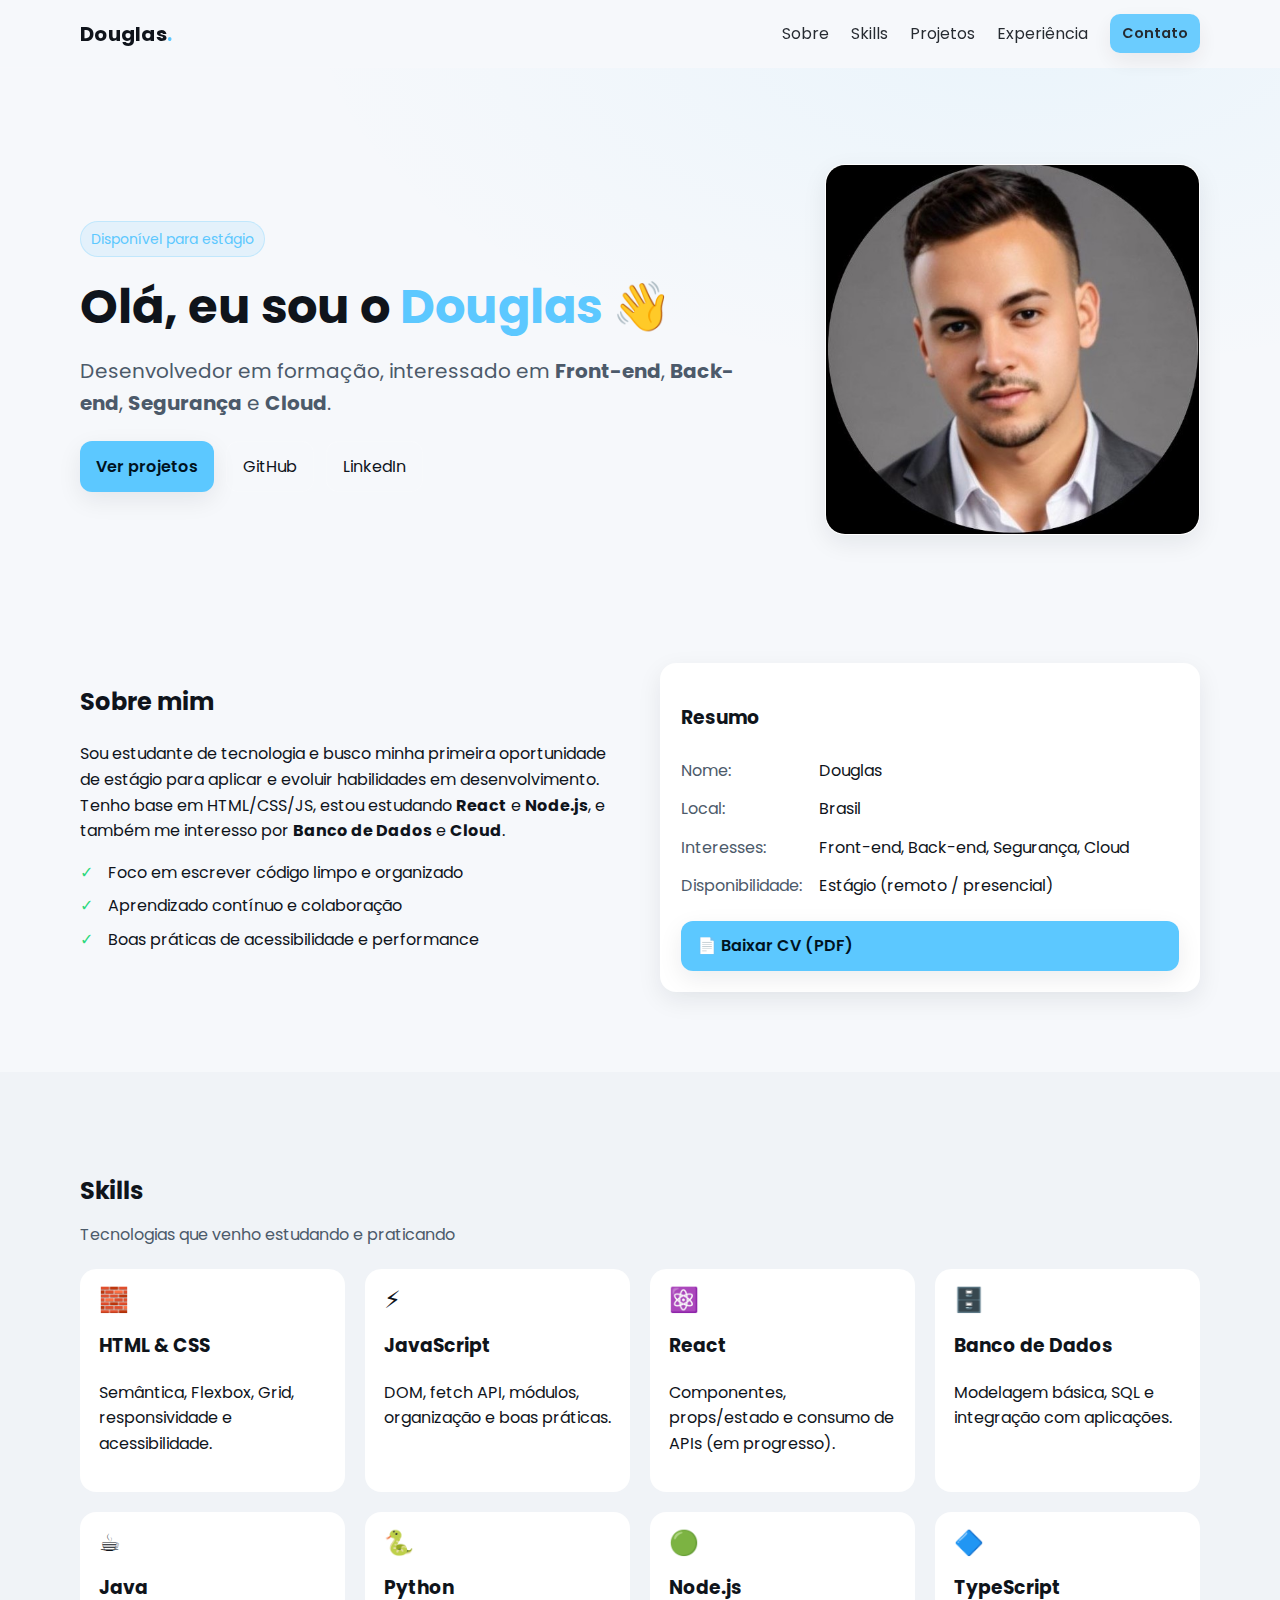
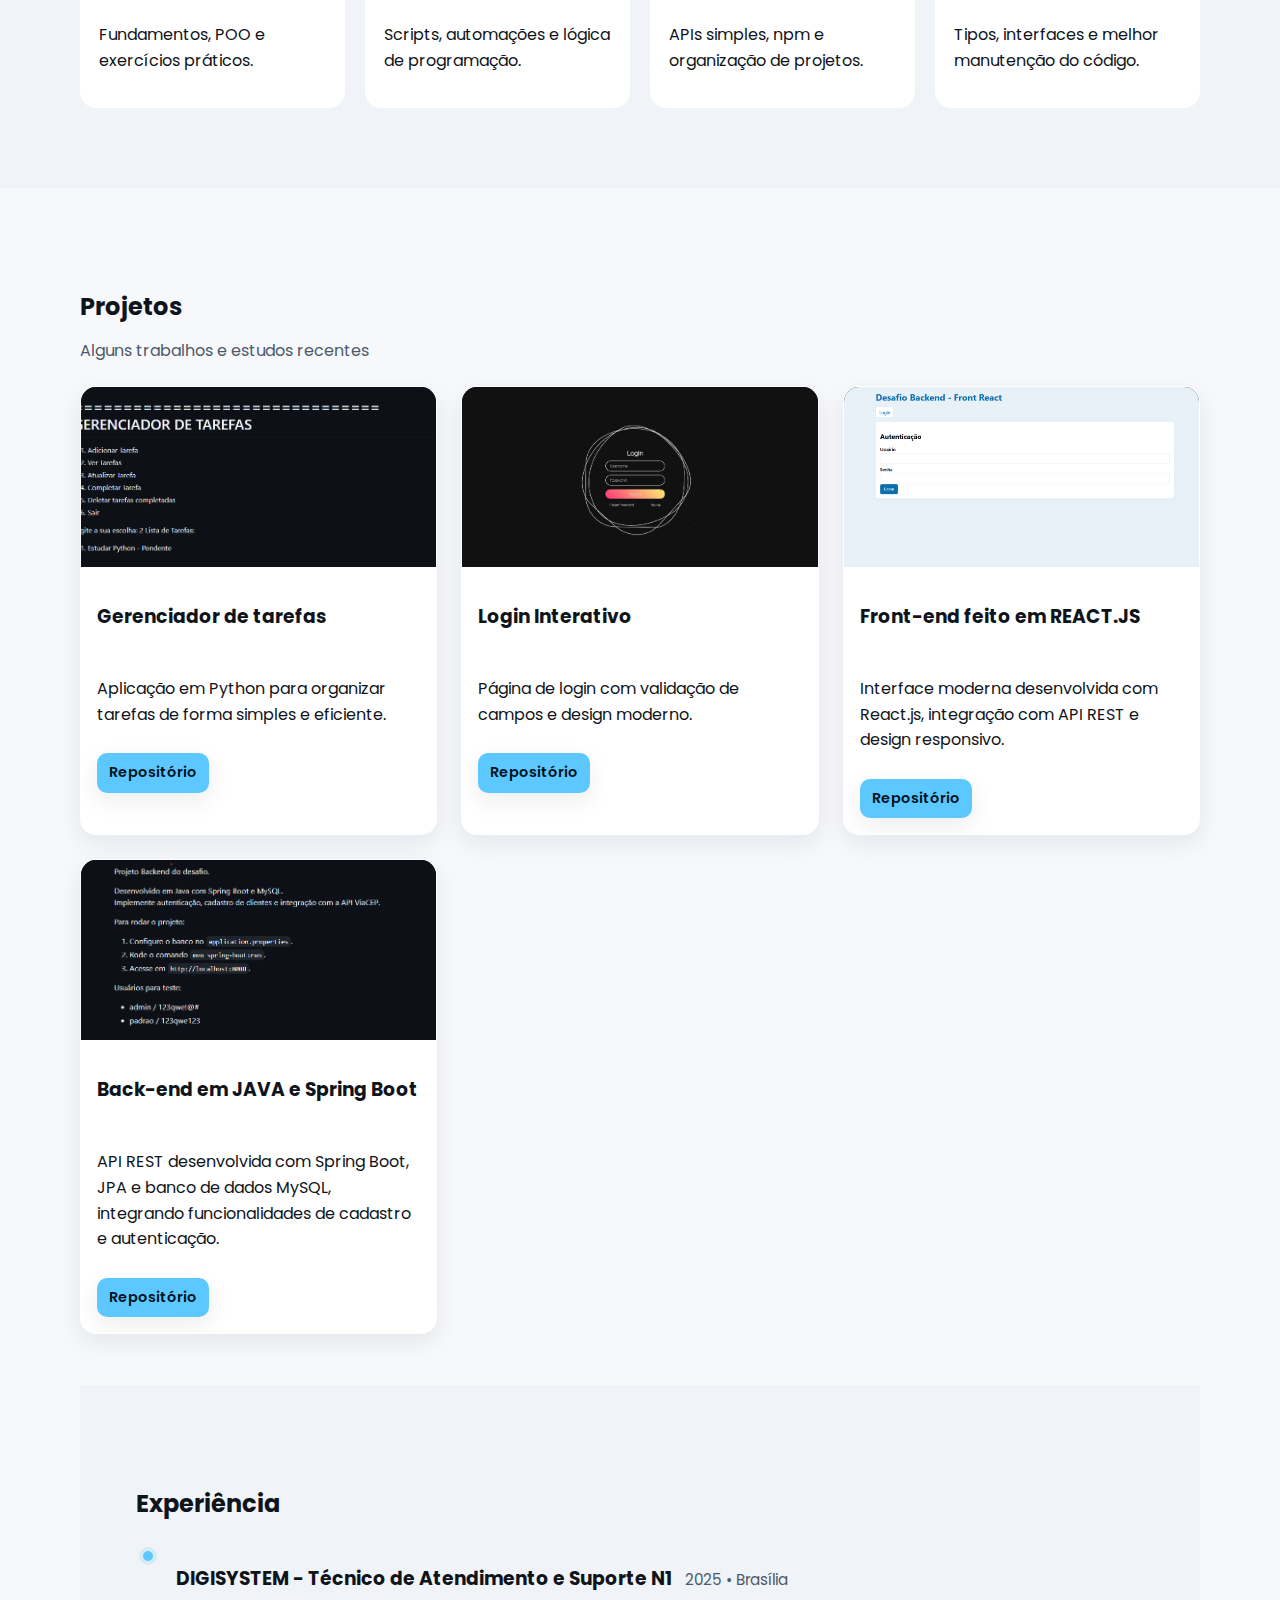
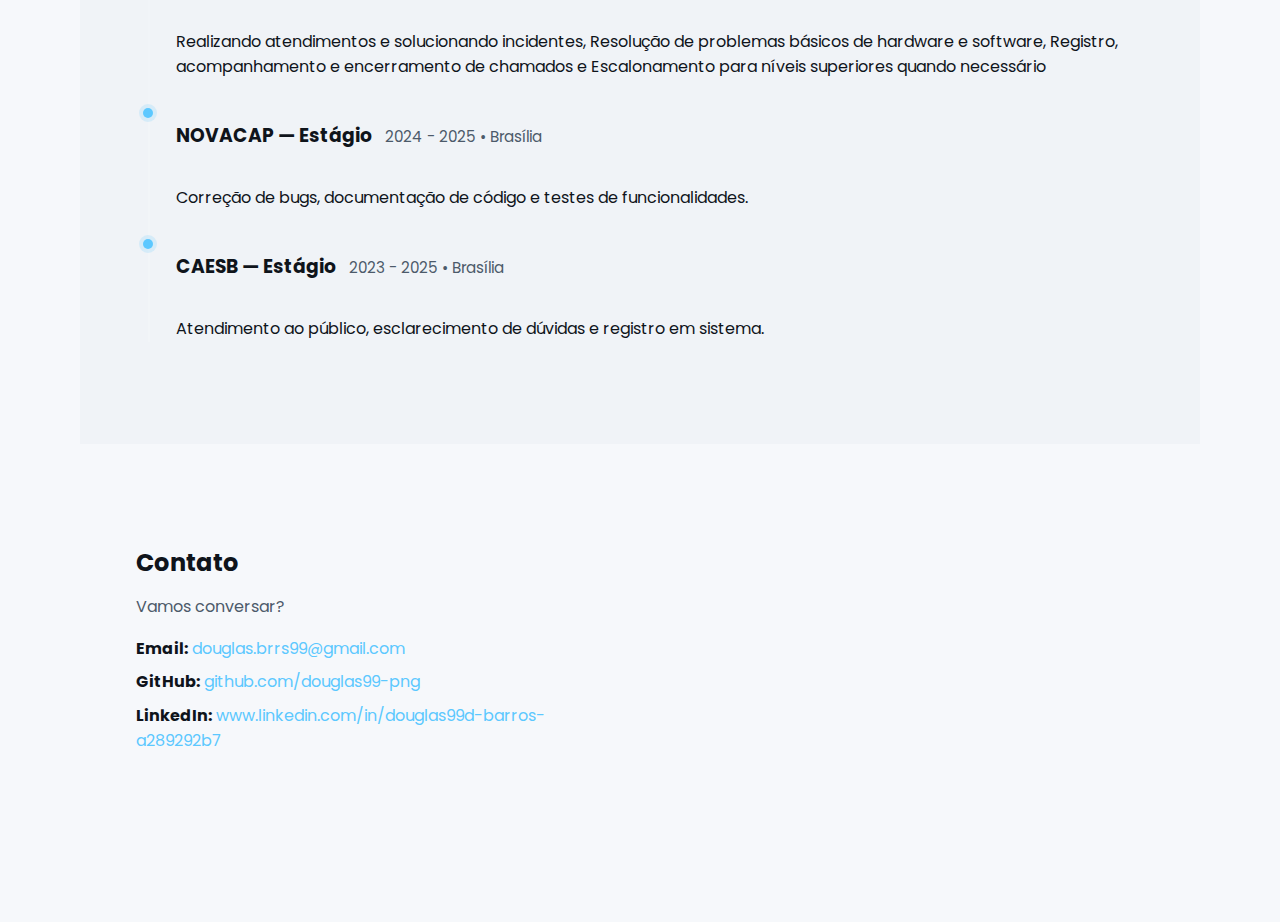
<file: index.html>
<!doctype html>
<html lang="pt-BR">
<head>
  <meta charset="utf-8" />
  <meta name="viewport" content="width=device-width, initial-scale=1" />

  <title>Douglas | Portfólio</title>
  <meta name="description" content="Portfólio de Douglas — Desenvolvedor em formação com foco em Front-end, Back-end e Cloud. Projetos, experiência e contato." />
  <link rel="icon" href="assets/images/favicon.ico" />

  <link rel="preconnect" href="https://fonts.gstatic.com" crossorigin>
  <link href="https://fonts.googleapis.com/css2?family=Poppins:wght@300;400;500;600;700&display=swap" rel="stylesheet">

  
  <link rel="stylesheet" href="style.css" />

  <meta property="og:title" content="Douglas | Portfólio" />
  <meta property="og:description" content="Projetos, experiência e contato." />
  <meta property="og:type" content="website" />
  <meta property="og:url" content="https://douglas99-png.github.io/portfolio/" />
  <meta property="og:image" content="assets/images/cover.png" />
</head>
<body>
  <a class="skip-link" href="#conteudo">Pular para o conteúdo</a>

  
  <header class="site-header">
    <div class="container nav">
      <a class="brand" href="#hero" aria-label="Página inicial">Douglas<span>.</span></a>

      <input type="checkbox" id="nav-toggle" class="nav-toggle" aria-label="Abrir menu" />
      <label for="nav-toggle" class="hamburger" aria-hidden="true">
        <span></span><span></span><span></span>
      </label>

      <nav class="menu" aria-label="Navegação principal">
        <a href="#sobre">Sobre</a>
        <a href="#skills">Skills</a>
        <a href="#projetos">Projetos</a>
        <a href="#experiencia">Experiência</a>
        <a href="#contato" class="btn btn-sm">Contato</a>
      </nav>
    </div>
  </header>

  <main id="conteudo">
    <section id="hero" class="hero">
      <div class="container hero-grid">
        <div class="hero-text">
          <p class="badge">Disponível para estágio</p>
          <h1>Olá, eu sou o <span>Douglas</span> 👋</h1>
          <p class="lead">
            Desenvolvedor em formação, interessado em <strong>Front-end</strong>, <strong>Back-end</strong>, <strong>Segurança</strong> e <strong>Cloud</strong>.
          </p>
          <div class="cta">
            <a class="btn" href="#projetos">Ver projetos</a>
            <a class="btn-ghost" href="https://github.com/douglas99-png" target="_blank" rel="noreferrer">GitHub</a>
            <a class="btn-ghost" href="https://www.linkedin.com/" target="_blank" rel="noreferrer">LinkedIn</a>
          </div>
        </div>

        <div class="hero-card" aria-hidden="true">
         
          <img src="imagens/Douglas.jpg" alt="Foto de perfil de Douglas" />
        </div>
      </div>
    </section>


    <section id="sobre" class="section">
      <div class="container grid-2">
        <div>
          <h2>Sobre mim</h2>
          <p>
            Sou estudante de tecnologia e busco minha primeira oportunidade de estágio para aplicar
            e evoluir habilidades em desenvolvimento. Tenho base em HTML/CSS/JS, estou estudando
            <strong>React</strong> e <strong>Node.js</strong>, e também me interesso por <strong>Banco de Dados</strong> e <strong>Cloud</strong>.
          </p>
          <ul class="checks">
            <li>Foco em escrever código limpo e organizado</li>
            <li>Aprendizado contínuo e colaboração</li>
            <li>Boas práticas de acessibilidade e performance</li>
          </ul>
        </div>
        <div class="about-card">
          <h3>Resumo</h3>
          <ul class="meta">
            <li><span>Nome:</span> Douglas</li>
            <li><span>Local:</span> Brasil</li>
            <li><span>Interesses:</span> Front-end, Back-end, Segurança, Cloud</li>
            <li><span>Disponibilidade:</span> Estágio (remoto / presencial)</li>
          </ul>
          <a class="btn btn-block" href="Curriculo_Douglas_Barros.pdf (1).pdf" download>📄 Baixar CV (PDF)</a>
        </div>
      </div>
    </section>

    <section id="skills" class="section alt">
      <div class="container">
        <h2>Skills</h2>
        <p class="sub">Tecnologias que venho estudando e praticando</p>

        <div class="skills-grid">
          <article class="skill">
            <div class="skill-icon" aria-hidden="true">🧱</div>
            <h3>HTML &amp; CSS</h3>
            <p>Semântica, Flexbox, Grid, responsividade e acessibilidade.</p>
          </article>

          <article class="skill">
            <div class="skill-icon" aria-hidden="true">⚡</div>
            <h3>JavaScript</h3>
            <p>DOM, fetch API, módulos, organização e boas práticas.</p>
          </article>

          <article class="skill">
            <div class="skill-icon" aria-hidden="true">⚛️</div>
            <h3>React</h3>
            <p>Componentes, props/estado e consumo de APIs (em progresso).</p>
          </article>

          <article class="skill">
            <div class="skill-icon" aria-hidden="true">🗄️</div>
            <h3>Banco de Dados</h3>
            <p>Modelagem básica, SQL e integração com aplicações.</p>
          </article>

          <article class="skill">
            <div class="skill-icon" aria-hidden="true">☕</div>
            <h3>Java</h3>
            <p>Fundamentos, POO e exercícios práticos.</p>
          </article>

          <article class="skill">
            <div class="skill-icon" aria-hidden="true">🐍</div>
            <h3>Python</h3>
            <p>Scripts, automações e lógica de programação.</p>
          </article>

          <article class="skill">
            <div class="skill-icon" aria-hidden="true">🟢</div>
            <h3>Node.js</h3>
            <p>APIs simples, npm e organização de projetos.</p>
          </article>

          <article class="skill">
            <div class="skill-icon" aria-hidden="true">🔷</div>
            <h3>TypeScript</h3>
            <p>Tipos, interfaces e melhor manutenção do código.</p>
          </article>
        </div>
      </div>
    </section>

     <section id="projetos" class="section">
      <div class="container">
        <h2>Projetos</h2>
        <p class="sub">Alguns trabalhos e estudos recentes</p>

        <div class="projects-grid">
      
          <article class="card">
            <img src="imagens/Gerenciador.png" alt="Screenshot do Projeto 1">
            <div class="card-body">
              <h3>Gerenciador de tarefas </h3>
             <p>Aplicação em Python para organizar tarefas de forma simples e eficiente.</p>
              <div class="card-actions">
                <a class="btn btn-sm" href="https://github.com/douglas99-png/Gerenciador-de-tarefas-python" target="_blank" rel="noreferrer">Repositório</a>
              </div>
            </div>
          </article>
      
          <article class="card">
            <img src="imagens/Login.jpg" alt="Screenshot do Projeto 1">
            <div class="card-body">
              <h3>Login Interativo</h3>
              <p>Página de login com validação de campos e design moderno.</p>
             <div class="card-actions">
                <a class="btn btn-sm" href="https://github.com/douglas99-png/P-gina-de-Login" target="_blank" rel="noreferrer">Repositório</a>
              </div>
            </div>
          </article>

          <article class="card">
            <img src="imagens/Front-end React.png" alt="Screenshot do Projeto 1">
            <div class="card-body">
              <h3>Front-end feito em REACT.JS </h3>
              <p>Interface moderna desenvolvida com React.js, integração com API REST e design responsivo.</p>
              <div class="card-actions">
                <a class="btn btn-sm" href="https://github.com/douglas99-png/front_desafio" target="_blank" rel="noreferrer">Repositório</a>
              </div>
            </div>
          </article>

            <article class="card">
            <img src="imagens/Back-End.png" alt="Screenshot do Projeto 1">
            <div class="card-body">
              <h3>Back-end em JAVA e Spring Boot </h3>
              <p>API REST desenvolvida com Spring Boot, JPA e banco de dados MySQL, integrando funcionalidades de cadastro e autenticação.</p>
              <div class="card-actions">
                <a class="btn btn-sm" href="https://github.com/douglas99-png/desafio_Back-end" target="_blank" rel="noreferrer">Repositório</a>
              </div>
            </div>
          </article>

        </div>
        <br></br>

    <section id="experiencia" class="section alt">
      <div class="container">
        <h2>Experiência</h2>

        <div class="timeline">
          <article class="tl-item">
            <div class="tl-dot" aria-hidden="true"></div>
            <div class="tl-content">
              <header>
                <h3>DIGISYSTEM - Técnico de Atendimento e Suporte N1</h3>
                <span>2025 • Brasília</span>
              </header>
              <p>Realizando atendimentos e solucionando incidentes, Resolução de problemas básicos de hardware e software,
                 Registro, acompanhamento e encerramento de chamados e Escalonamento para níveis superiores quando necessário</p>
            </div>
          </article>

        <div class="timeline">
          <article class="tl-item">
            <div class="tl-dot" aria-hidden="true"></div>
            <div class="tl-content">
              <header>
                <h3>NOVACAP — Estágio</h3>
                <span>2024 - 2025 • Brasília</span>
              </header>
              <p>Correção de bugs, documentação de código e testes de funcionalidades.</p>
            </div>
          </article>

          <article class="tl-item">
            <div class="tl-dot" aria-hidden="true"></div>
            <div class="tl-content">
              <header>
                <h3>CAESB — Estágio</h3>
                <span>2023 - 2025 • Brasília</span>
              </header>
              <p>Atendimento ao público, esclarecimento de dúvidas e registro em sistema.</p>
            </div>
          </article>
        </div>
      </div>
    </section>

    <section id="contato" class="section">
      <div class="container grid-2">
        <div>
          <h2>Contato</h2>
          <p class="sub">Vamos conversar?</p>
          <ul class="contact">
            <li><strong>Email:</strong> <a href="mailto:douglas.brrs99@gmail.com">douglas.brrs99@gmail.com</a></li>
            <li><strong>GitHub:</strong> <a href="https://github.com/douglas99-png" target="_blank" rel="noreferrer">github.com/douglas99-png</a></li>
            <li><strong>LinkedIn:</strong> <a href="www.linkedin.com/in/douglas99d-barros-a289292b7" target="_blank" rel="noreferrer">www.linkedin.com/in/douglas99d-barros-a289292b7
</a></li>
          </ul>
        </div>
      </div>
    </section>
  </main>

  <script>
    
    document.getElementById('ano').textContent = new Date().getFullYear();
  </script>
</body>
</html>
</file>
<file: style.css>
* { box-sizing: border-box; }
html { scroll-behavior: smooth; }
body {
  margin: 0;
  font-family: "Poppins", system-ui, -apple-system, Segoe UI, Roboto, Arial, sans-serif;
  line-height: 1.6;
  color: var(--fg);
  background: var(--bg);
}


:root{
  --bg: #0b0f14;
  --surface: #0f141b;
  --surface-2: #141b23;
  --fg: #e7eef6;
  --muted: #a6b3c2;
  --primary: #5cc8ff;
  --primary-2:#3aa9e2;
  --card: #0f141b;
  --ok: #2bd97c;
  --shadow: 0 10px 30px rgba(0,0,0,.35);
}

@media (prefers-color-scheme: light){
  :root{
    --bg:#f6f8fb; --surface:#ffffff; --surface-2:#f0f3f7; --fg:#0f141b; --muted:#4c5a6a;
    --card:#ffffff; --shadow: 0 8px 24px rgba(16,24,40,.08);
  }
}


.container { width:min(1120px, 90%); margin-inline:auto; }
.section { padding: 80px 0; }
.section.alt { background: var(--surface-2); }
.grid-2 { display:grid; gap:40px; grid-template-columns: repeat(2, 1fr); }
.sub { color: var(--muted); margin-top: -8px; }
.badge{
  display:inline-block; font-size:.875rem; background: rgba(92,200,255,.12);
  color: var(--primary); padding:6px 10px; border-radius:999px; border:1px solid rgba(92,200,255,.25);
}
.btn{
  display:inline-flex; align-items:center; justify-content:center; gap:8px;
  background: var(--primary); color:#00131f; border:none; border-radius:12px;
  padding:12px 16px; font-weight:600; text-decoration:none; box-shadow: var(--shadow);
  transition: transform .12s ease, background .2s ease;
}
.btn:hover{ transform: translateY(-1px); background: var(--primary-2); }
.btn-ghost{
  display:inline-flex; align-items:center; justify-content:center;
  padding:12px 16px; border-radius:12px; border:1px solid rgba(255,255,255,.18);
  color: var(--fg); text-decoration:none; background: transparent;
}
.btn-sm{ padding:8px 12px; border-radius:10px; font-size:.9rem; }
.btn-block{ display:block; width:100%; }
.tiny{ font-size:.8rem; color: var(--muted); }


.skip-link{
  position:absolute; left:-9999px; top:auto; width:1px; height:1px; overflow:hidden;
}
.skip-link:focus{ left:16px; top:16px; width:auto; height:auto; padding:8px 12px; background:var(--primary); color:#00131f; border-radius:8px; }


.site-header{
  position: sticky; top:0; z-index: 50; backdrop-filter: blur(8px);
  background: color-mix(in srgb, var(--bg) 70%, transparent);
  border-bottom:1px solid rgba(255,255,255,.06);
}
.nav{ display:flex; align-items:center; justify-content:space-between; padding:14px 0; }
.brand{
  font-weight:700; letter-spacing:.3px; text-decoration:none; color:var(--fg); font-size:1.25rem;
}
.brand span{ color:var(--primary); }
.menu{ display:flex; gap:22px; align-items:center; }
.menu a{ color:var(--fg); text-decoration:none; opacity:.9; }
.menu a:hover{ opacity:1; }

.nav-toggle{ display:none; }
.hamburger{ display:none; cursor:pointer; width:36px; height:28px; position:relative; }
.hamburger span{
  position:absolute; left:0; right:0; height:3px; background:var(--fg); border-radius:3px; transition:.2s ease;
}
.hamburger span:nth-child(1){ top:2px; }
.hamburger span:nth-child(2){ top:12px; }
.hamburger span:nth-child(3){ top:22px; }
.nav-toggle:checked + .hamburger span:nth-child(1){ transform:translateY(10px) rotate(45deg); }
.nav-toggle:checked + .hamburger span:nth-child(2){ opacity:0; }
.nav-toggle:checked + .hamburger span:nth-child(3){ transform:translateY(-10px) rotate(-45deg); }
.nav-toggle:checked ~ .menu{ transform: translateY(0); opacity:1; pointer-events:auto; }

.hero{ padding: 96px 0 48px; background: radial-gradient(1200px 600px at 80% -10%, rgba(92,200,255,.08), transparent 60%); }
.hero-grid{ display:grid; grid-template-columns: 1.3fr .7fr; gap:48px; align-items:center; }
.hero h1{ font-size: clamp(32px, 4vw, 48px); line-height:1.15; margin: 8px 0 10px; }
.hero h1 span{ color: var(--primary); }
.lead{ font-size: clamp(16px, 2vw, 20px); color: var(--muted); max-width: 60ch; }
.cta{ display:flex; gap:12px; margin-top:22px; flex-wrap: wrap; }
.hero-card{
  border-radius: 20px; overflow:hidden; background: var(--surface);
  border:1px solid rgba(255,255,255,.08); box-shadow: var(--shadow);
}
.hero-card img{ display:block; width:100%; height:auto; }


.about-card{
  background: var(--surface); border:1px solid rgba(255,255,255,.08);
  border-radius: 16px; padding: 20px; box-shadow: var(--shadow);
}
.meta{ list-style:none; padding:0; margin:0 0 16px; }
.meta li{ display:flex; gap:8px; padding:6px 0; border-bottom:1px dashed rgba(255,255,255,.08); }
.meta li:last-child{ border-bottom:none; }
.meta span{ color: var(--muted); min-width: 130px; display:inline-block; }
.checks{ list-style: none; padding:0; margin:16px 0 0; }
.checks li{ padding-left:28px; position:relative; margin:8px 0; }
.checks li::before{
  content:"✓"; position:absolute; left:0; top:0; color: var(--ok);
}


.skills-grid{
  display:grid; gap:20px;
  grid-template-columns: repeat(4, minmax(0,1fr));
  margin-top: 22px;
}
.skill{
  background: var(--card); border:1px solid rgba(255,255,255,.08);
  border-radius:16px; padding:18px; transition:transform .12s ease, border-color .2s ease;
}
.skill:hover{ transform: translateY(-2px); border-color: rgba(92,200,255,.35); }
.skill-icon{ font-size:24px; line-height:1; margin-bottom:6px; }


.projects-grid{
  display:grid; gap:24px; grid-template-columns: repeat(3, minmax(0,1fr));
  margin-top: 22px;
}
.card{
  background: var(--card); border:1px solid rgba(255,255,255,.08); border-radius:16px;
  overflow:hidden; box-shadow: var(--shadow); display:flex; flex-direction:column;
}
.card img{ width:100%; height:180px; object-fit:cover; background:#0e1116; }
.card-body{ padding:16px; display:flex; flex-direction:column; gap:10px; }
.card-actions{ display:flex; gap:10px; flex-wrap:wrap; }

.timeline{ position:relative; margin-top:22px; }
.timeline::before{
  content:""; position:absolute; left:12px; top:0; bottom:0; width:2px; background: rgba(255,255,255,.12);
}
.tl-item{ position:relative; padding-left:40px; margin: 22px 0; }
.tl-dot{
  position:absolute; left:7px; top:6px; width:10px; height:10px; background: var(--primary); border-radius:50%;
  box-shadow: 0 0 0 4px rgba(92,200,255,.18);
}
.tl-content header{ display:flex; align-items:baseline; gap:12px; flex-wrap:wrap; }
.tl-content header span{ color: var(--muted); font-size:.95rem; }


.contact{ list-style:none; padding:0; margin:0; }
.contact li{ margin:8px 0; }
.contact a{ color: var(--primary); text-decoration:none; }
.contact a:hover{ text-decoration:underline; }

.contact-form{
  background: var(--surface); border:1px solid rgba(255,255,255,.08);
  border-radius:16px; padding:18px; box-shadow: var(--shadow);
}
.contact-form label{ display:block; margin-bottom:12px; }
.contact-form span{ display:block; margin-bottom:6px; color: var(--muted); font-size:.95rem; }
.contact-form input,
.contact-form textarea{
  width:100%; border:1px solid rgba(255,255,255,.12); background: #0b1016; color: var(--fg);
  padding:12px 14px; border-radius:12px; outline:none;
}
.contact-form input:focus,
.contact-form textarea:focus{ border-color: rgba(92,200,255,.5); }


.site-footer{ padding: 22px 0; border-top:1px solid rgba(255,255,255,.06); background: var(--surface); }
.footer-grid{ display:flex; align-items:center; justify-content:space-between; }
.topo{ text-decoration:none; color: var(--muted); }
.topo:hover{ color: var(--fg); }


@media (max-width: 980px){
  .grid-2{ grid-template-columns: 1fr; }
  .hero-grid{ grid-template-columns: 1fr; }
  .skills-grid{ grid-template-columns: repeat(2, minmax(0,1fr)); }
  .projects-grid{ grid-template-columns: repeat(2, minmax(0,1fr)); }
  .menu{ position: absolute; inset: 64px 0 auto 0; background: var(--surface);
         transform: translateY(-12px); opacity:0; pointer-events:none; transition: .2s ease;
         padding: 14px 24px; display:flex; flex-direction:column; gap:14px; border-bottom:1px solid rgba(255,255,255,.06); }
  .hamburger{ display:block; }
}

@media (max-width: 640px){
  .skills-grid{ grid-template-columns: 1fr; }
  .projects-grid{ grid-template-columns: 1fr; }
}
</file>
